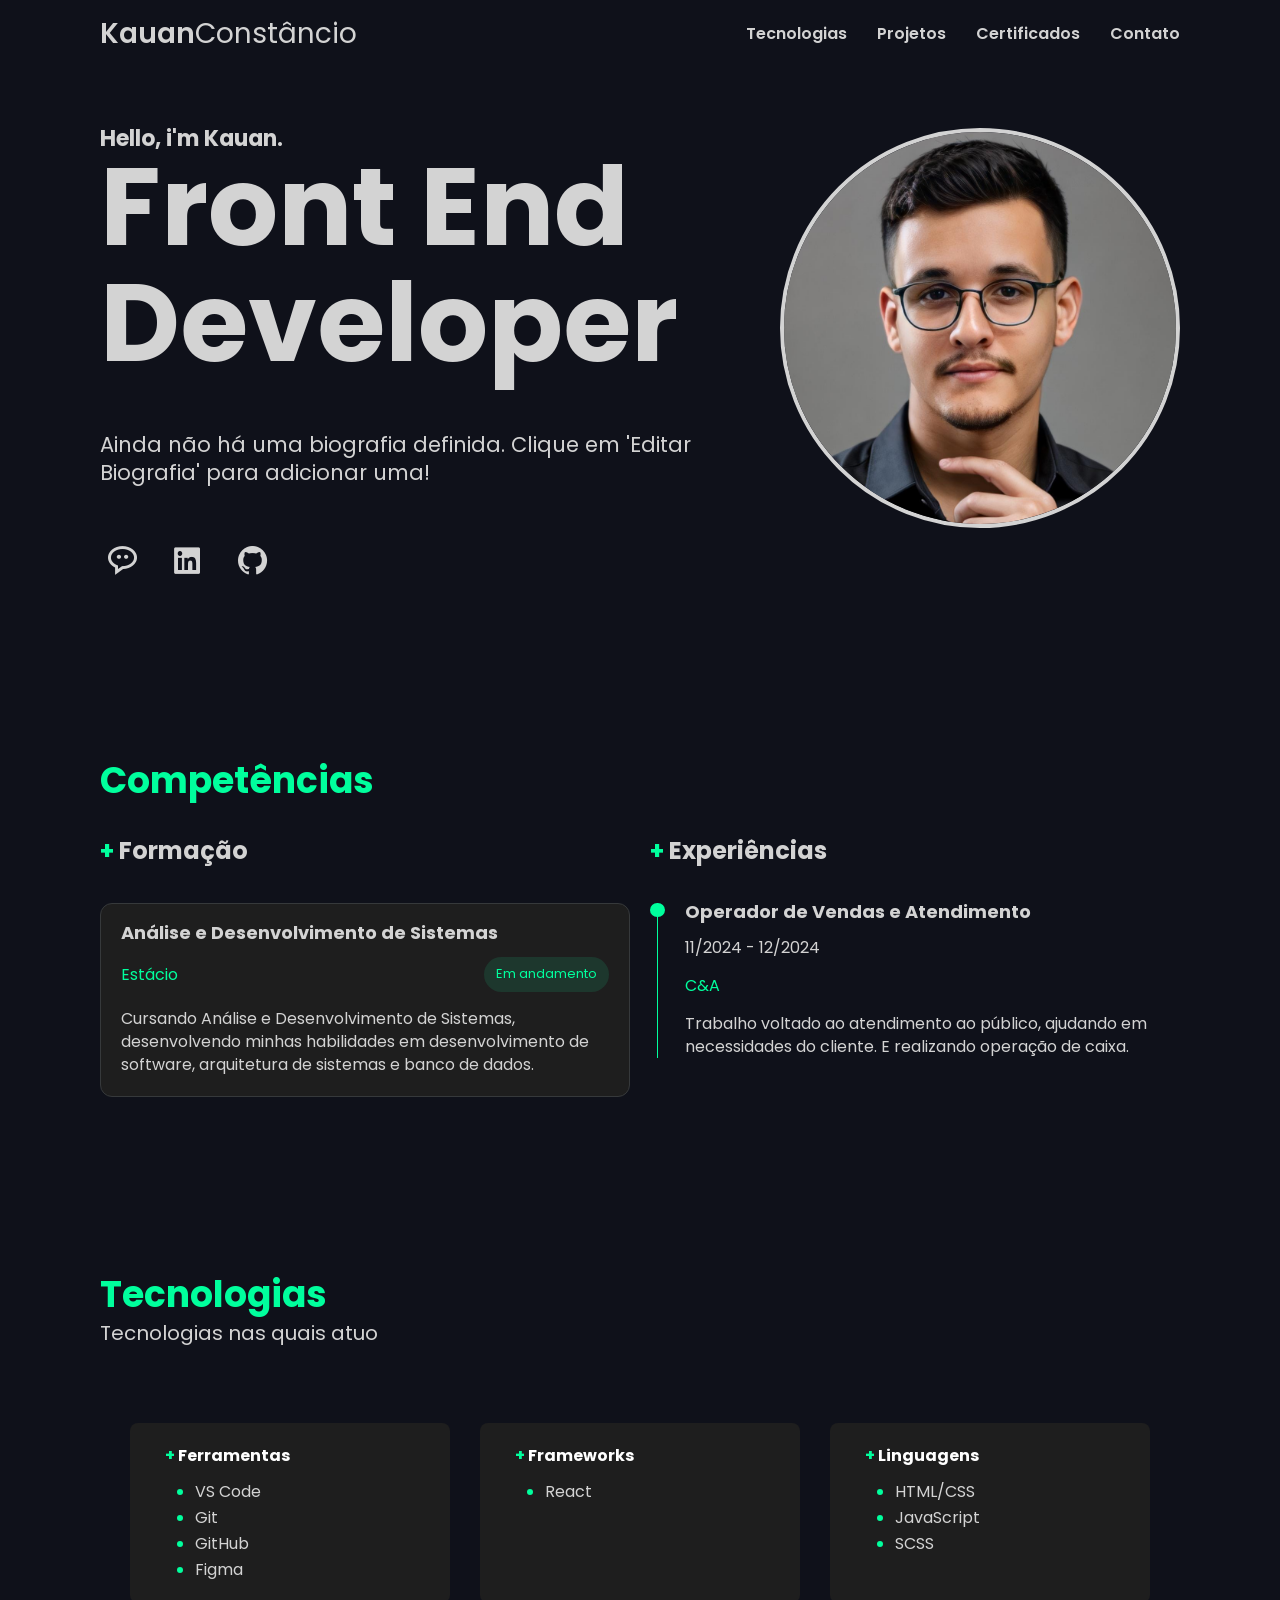
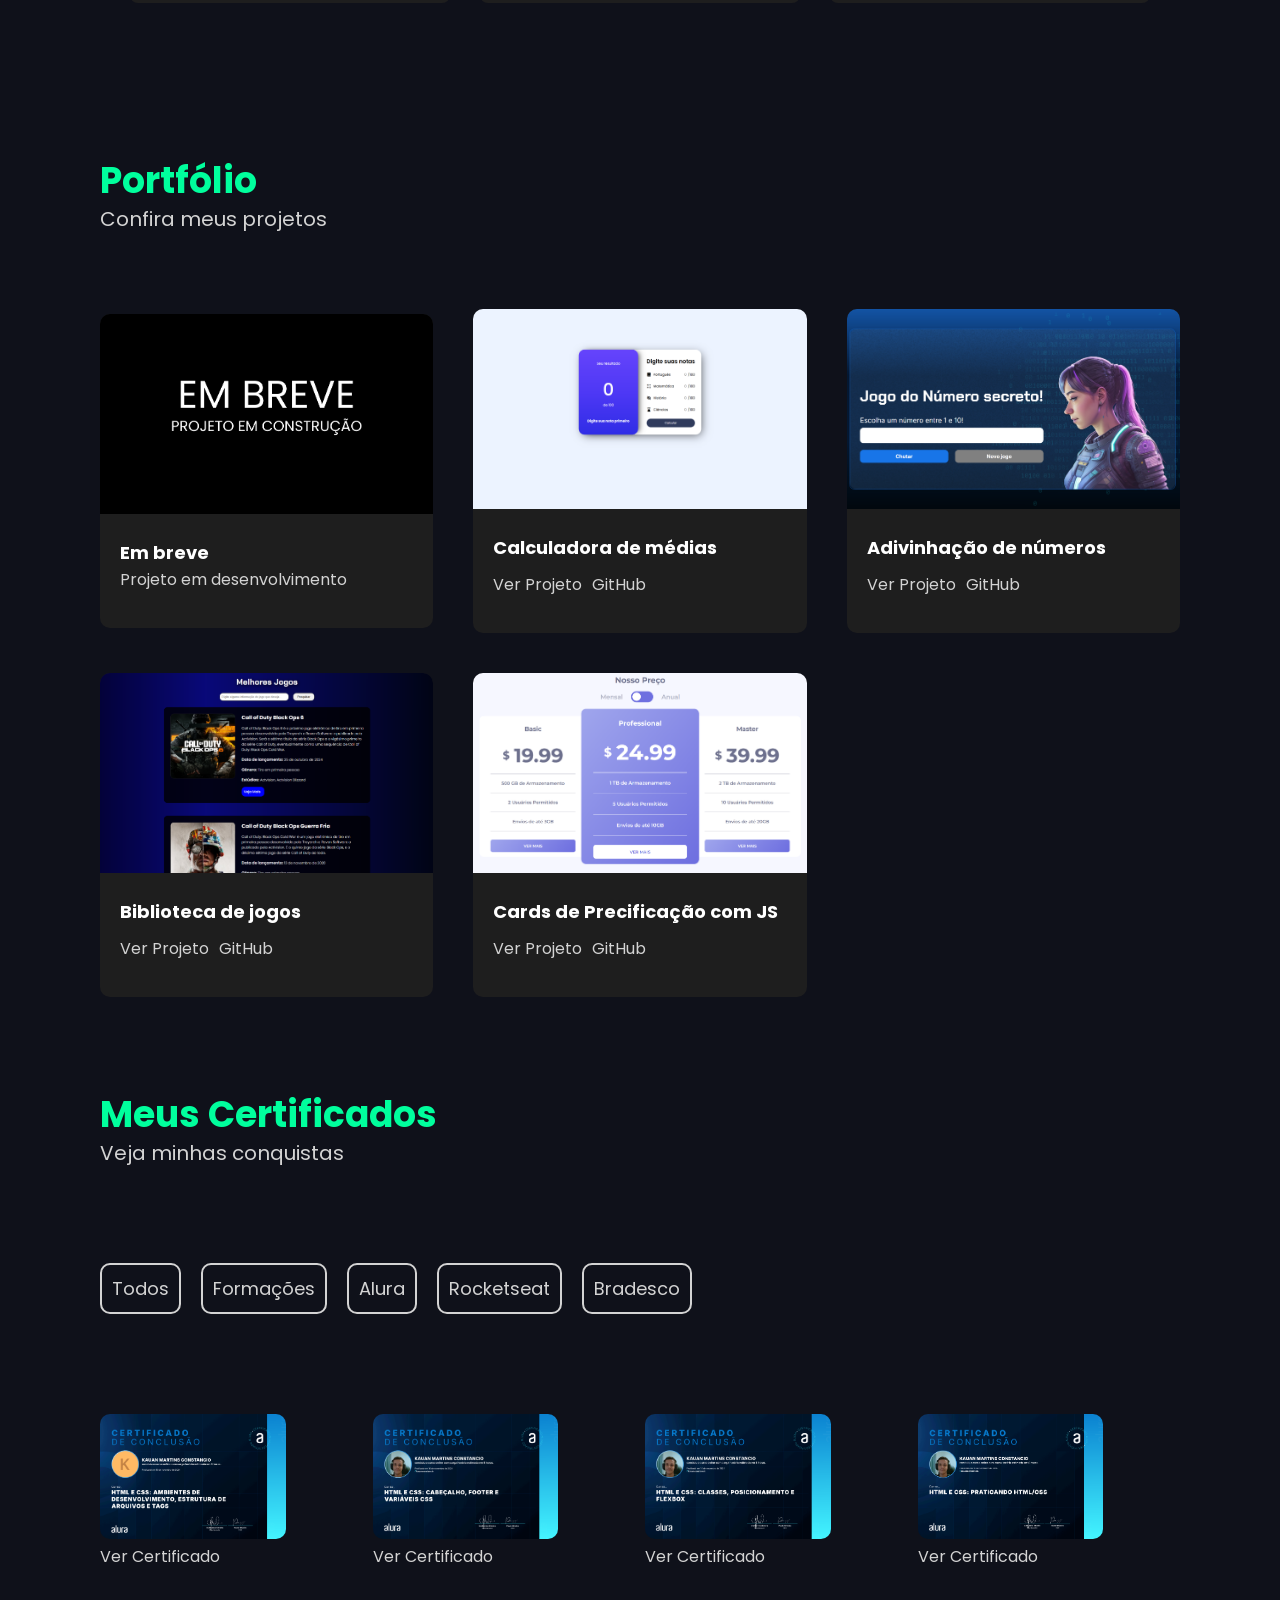
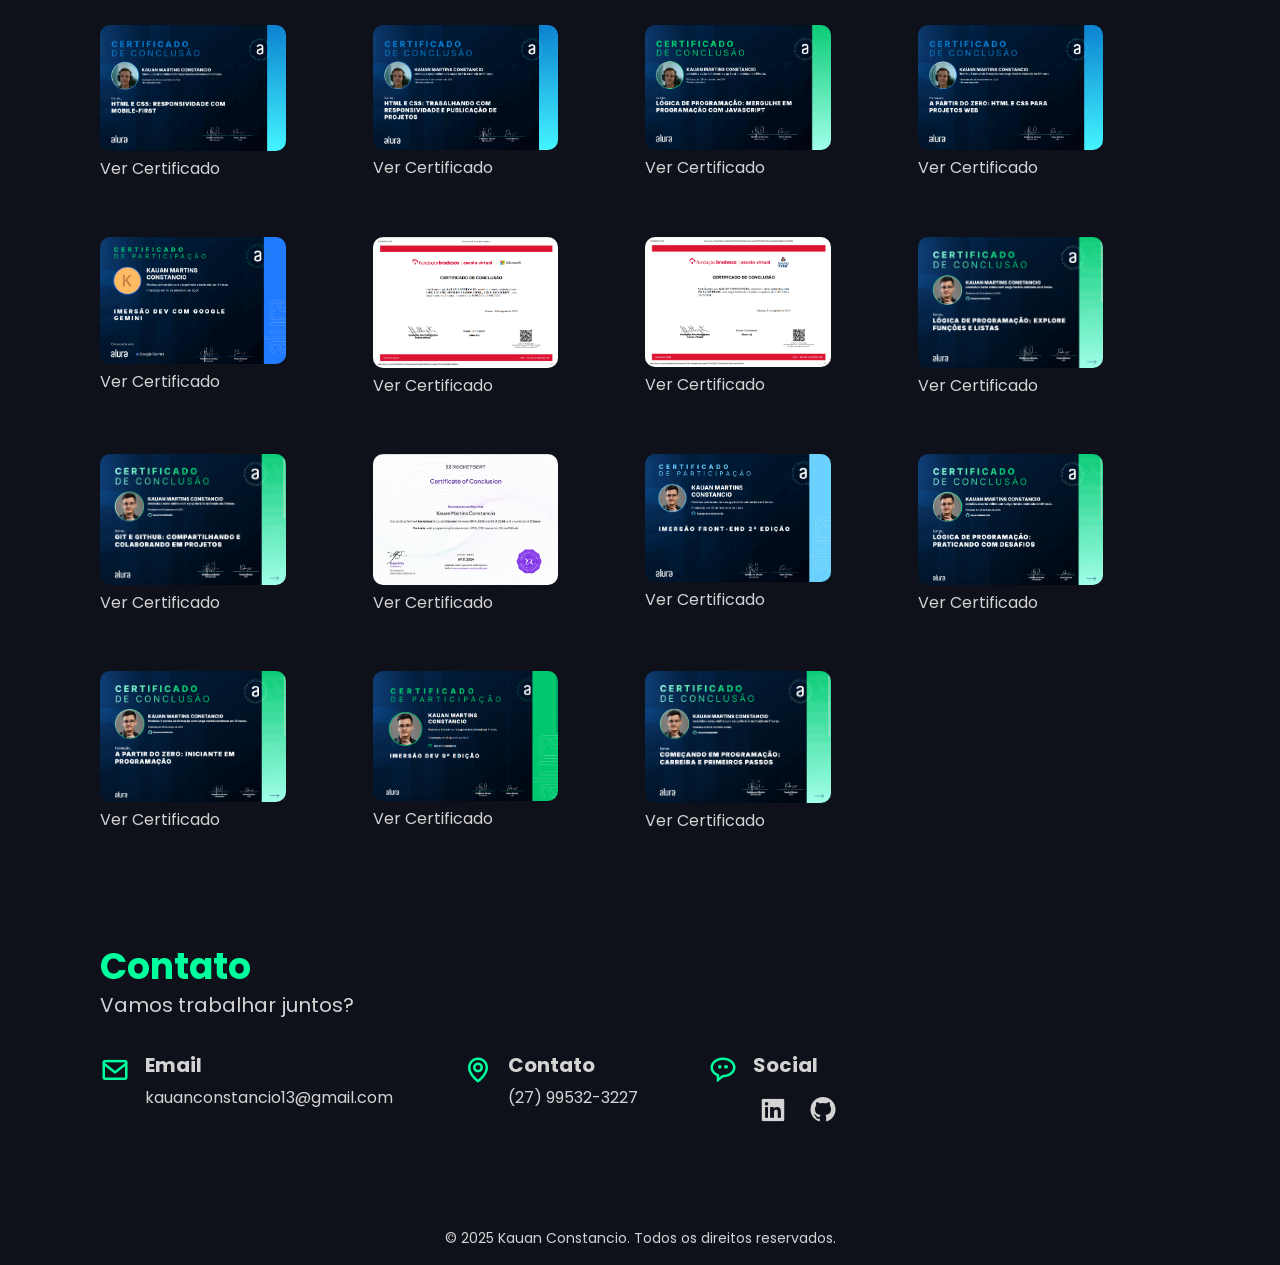
<file: index.html>
<!DOCTYPE html>
<html lang="pt-br">
<head>
    <meta charset="UTF-8">
    <meta name="viewport" content="width=device-width, initial-scale=1.0">
    <title>Kauan Constancio - Portfólio</title>
    <link rel="stylesheet" href="style.css">
    <link href='https://unpkg.com/boxicons@2.1.4/css/boxicons.min.css' rel='stylesheet'>
</head>
<body>
    <header class="header">
        <h2>
            Kauan<span>Constâncio</span>
        </h2>
        <div class="links">
            <a href="#tecnologies">Tecnologias</a>
            <a href="#projects">Projetos</a>
            <a href="#certificates">Certificados</a>
            <a href="#contact">Contato</a>
        </div>
    </header>
    <section class="profile">
        <div class="infos">
            <div class="title">
                <h2>Hello, i'm Kauan.</h2>
                <h1>Front End Developer</h1>
            </div>   
            <div class="text">
                <p id="bio-display-area"></p>
            </div>
            <ul>
                <li>
                    <a href="https://wa.me/+552795323227" target="_blank">
                        <i class='bx bx-message-rounded-dots'></i>
                    </a>
                </li>
                <li>
                    <a href="https://www.linkedin.com/in/kauanconstancio/" target="_blank">
                        <i class='bx bxl-linkedin-square' ></i>
                    </a>
                </li>
                <li>
                    <a href="https://github.com/kauanconstancio" target="_blank">
                        <i class='bx bxl-github' ></i>
                    </a>
                </li>
            </ul>
        </div>
        <div class="image">
            <img src="assets/3x4.jpg">
        </div>
    </section>
    <section class="skills">
        <h2 class="skills-title">Competências</h2>
        <div class="skills-infos">
            <div class="skills-formations">
                <h2><span>+ </span> Formação</h2>
                <div class="skills-formations-card">
                    <h2>Análise e Desenvolvimento de Sistemas</h2>
                    <div class="institution-progress">
                        <p class="institution">Estácio</p>
                        <p class="progress">Em andamento</p>
                    </div>
                    <p>Cursando Análise e Desenvolvimento de Sistemas, desenvolvendo minhas habilidades em desenvolvimento de software, arquitetura de sistemas e banco de dados.</p>
                </div>
            </div>
            <div class="skills-experiences">
                <h2><span>+ </span> Experiências</h2>
                <div class="skills-experiences-card">
                    <div class="division-line">
                        <div class="ball"></div>
                        <div class="line"></div>
                    </div>
                    <div class="skills-experiences-card-infos">
                        <h2>Operador de Vendas e Atendimento</h2>
                        <p>11/2024 - 12/2024</p>
                        <p class="institution">C&A</p>
                        <p>Trabalho voltado ao atendimento ao público, ajudando em necessidades do cliente. E realizando operação de caixa.</p>
                    </div>
                </div>
            </div>
        </div>
    </section>
    <section class="tecnologies" id="tecnologies">
        <div class="tecnologies-title">
            <h2>Tecnologias</h2>
            <p>Tecnologias nas quais atuo</p>
        </div>
        <div class="tecnologies-cards">
            <div class="card">
                <h3><span>+ </span>Ferramentas</h3>
                <ul>
                    <li>
                        <p>VS Code</p>
                    </li>
                    <li>
                        <p>Git</p>
                    </li>
                    <li>
                        <p>GitHub</p>
                    </li>
                    <li>
                        <p>Figma</p>
                    </li>
                </ul>
            </div>
            <div class="card">
                <h3><span>+ </span> Frameworks</h3>
                <ul>
                    <li>
                        <p>React</p>
                    </li>
                </ul>
            </div>
            <div class="card">
                <h3><span>+ </span> Linguagens</h3>
                <ul>
                    <li>
                        <p>HTML/CSS</p>
                    </li>
                    <li>
                        <p>JavaScript</p>
                    </li>
                    <li>
                        <p>SCSS</p>
                    </li>
                </ul>
            </div>
        </div>
    </section>
    <section class="projects" id="projects">
        <div class="title">
            <h2 class= "project-title">Portfólio</h2>
            <p>Confira meus projetos</p>
        </div>
        <div class="items" id="listaProjetos">
            <div class="project">
                <img src="assets/projects-img/EM BREVE.png">
                <div class="description">
                    <h2>Em breve</h2>
                    <p>Projeto em desenvolvimento</p>
                </div>
            </div>
        </div>
    </section>
    <section class="certificates" id="certificates">
        <div class="title">
            <h2>Meus Certificados</h2>
            <p>Veja minhas conquistas</p>
        </div>
        <div class="filter">
            <ul>
                <li><button class="all btn" onclick="filtroCertificados('all')">Todos</button></li>
                <li><button class="formations btn" onclick="filtroCertificados('formations')">Formações</button></li>
                <li><button class="alura btn" onclick="filtroCertificados('alura')">Alura</button></li>
                <li><button class="rocketseat btn" onclick="filtroCertificados('rocketseat')">Rocketseat</button></li>
                <li><button class="bradesco btn" onclick="filtroCertificados('bradesco')">Bradesco</button></li>
            </ul>
        </div>
        <div class="certificate"> 
            <ul id="listaCertificados"></ul>
        </div>
    </section>
    <section class="contact" id="contact">
        <div class="title">    
            <h2 >Contato</h2>
            <p>Vamos trabalhar juntos?</p>
        </div>
        <ul>
            <li>
                <i class='bx bx-envelope'></i>
                <div class="contact-infos">
                    <h2>Email</h2>
                    <p>kauanconstancio13@gmail.com</p>
                </div>
            </li>
            <li>
                <i class='bx bx-map' ></i>
                <div class="contact-infos">
                    <h2>Contato</h2>
                    <p>(27) 99532-3227</p>
                </div>
            </li>
            <li>
                <i class='bx bx-message-rounded-dots'></i>
                <div class="contact-infos">
                    <h2>Social</h2>
                    <div class="social">
                        <a href="www.linkedin.com/in/kauanconstancio">
                            <i class='bx bxl-linkedin-square' ></i>
                        </a>
                        <a href="https://github.com/kauanconstancio" target="_blank">
                            <i class='bx bxl-github' ></i>
                        </a>
                    </div>
                </div>
            </li>
        </ul>
    </section>
    <footer class="footer">
        <p>&copy; 2025 Kauan Constancio. Todos os direitos reservados.</p>
    </footer>











    <script src="script/dadosProjetos.js"></script>
    <script src="script/data.js"></script>
    <script src="script/script.js"></script>
    <script src="script/biotext.js"></script>
</body>
</html>
</file>
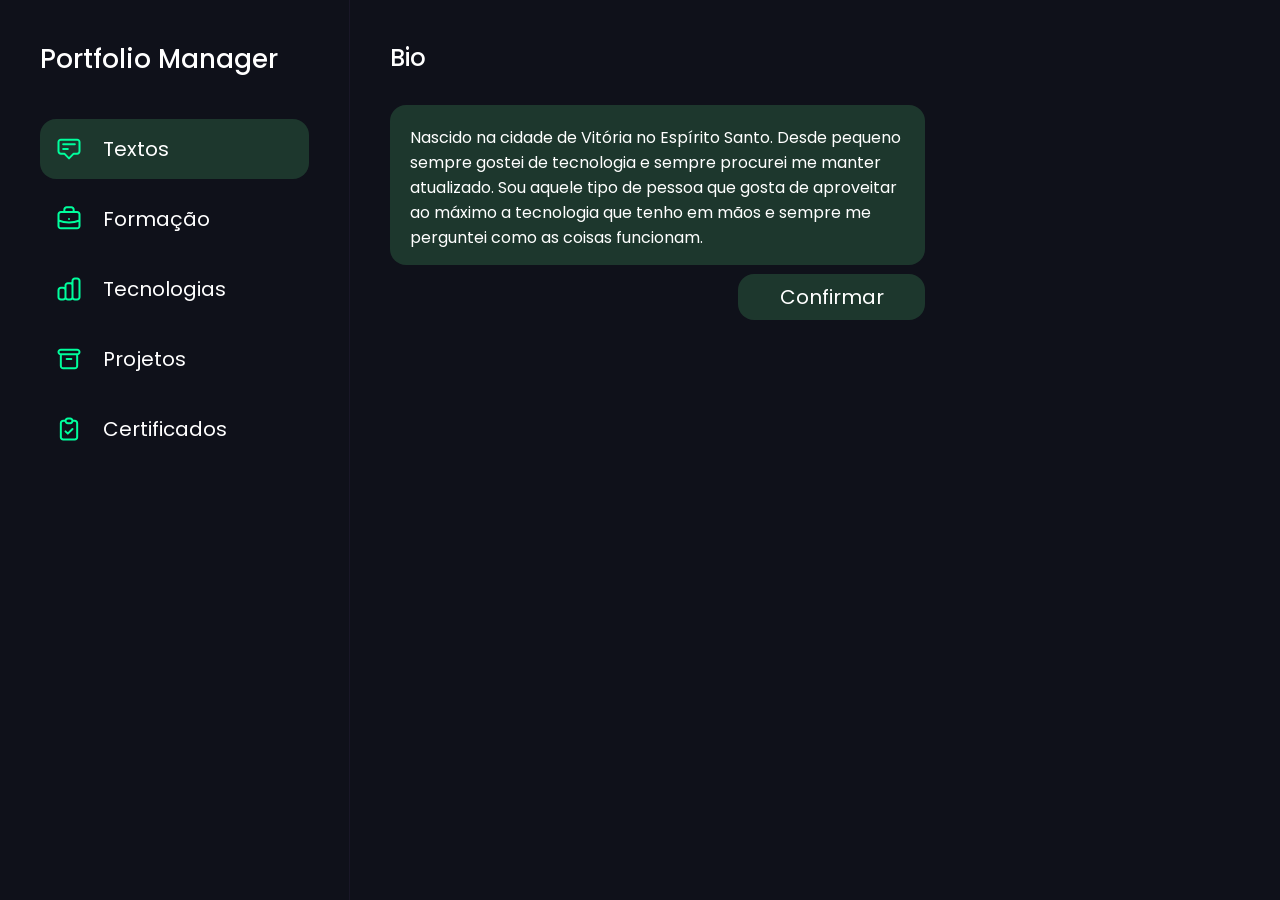
<file: portfolioManager/manager.html>
<!DOCTYPE html>
<html lang="pt-br">

<head>
    <meta charset="UTF-8">
    <meta name="viewport" content="width=device-width, initial-scale=1.0">
    <title>Portfolio manager</title>
    <link rel="stylesheet" href="portfolioManager.css">
</head>

<body>
    <div class="container">
        <div class="sidebar">
            <h1>Portfolio Manager</h1>
            <div class="pages">
                <a href="manager.html" id="selected">
                    <img src="icons/AnnotationOutline.svg" alt="">Textos
                </a>
                <a href="pages/formacao/formacao.html">
                    <img src="icons/BriefcaseOutline.svg" alt="">Formação
                </a>
                <a href="pages/tecnologias/tecnologias.html">
                    <img src="icons/ChartBarOutline.svg" alt="">Tecnologias
                </a>
                <a href="pages/projetos/projetos.html">
                    <img src="icons/ArchiveOutline.svg" alt="">Projetos
                </a>
                <a href="pages/certificados/certificados.html">
                    <img src="icons/ClipboardCheckOutline.svg" alt="">Certificados
                </a>
            </div>
        </div>
        <div class="section">
            <h2>Bio</h2>
            <div class="text-change">
                <textarea name=""
                    id="bio-text">Nascido na cidade de Vitória no Espírito Santo. Desde pequeno sempre gostei de tecnologia e sempre procurei me manter atualizado. Sou aquele tipo de pessoa que gosta de aproveitar ao máximo a tecnologia que tenho em mãos e sempre me perguntei como as coisas funcionam.</textarea>
                <button onclick="modifyBioText()">Confirmar</button>
            </div>
        </div>
    </div>






    <script src="script/biotext.js"></script>
</body>

</html>
</file>
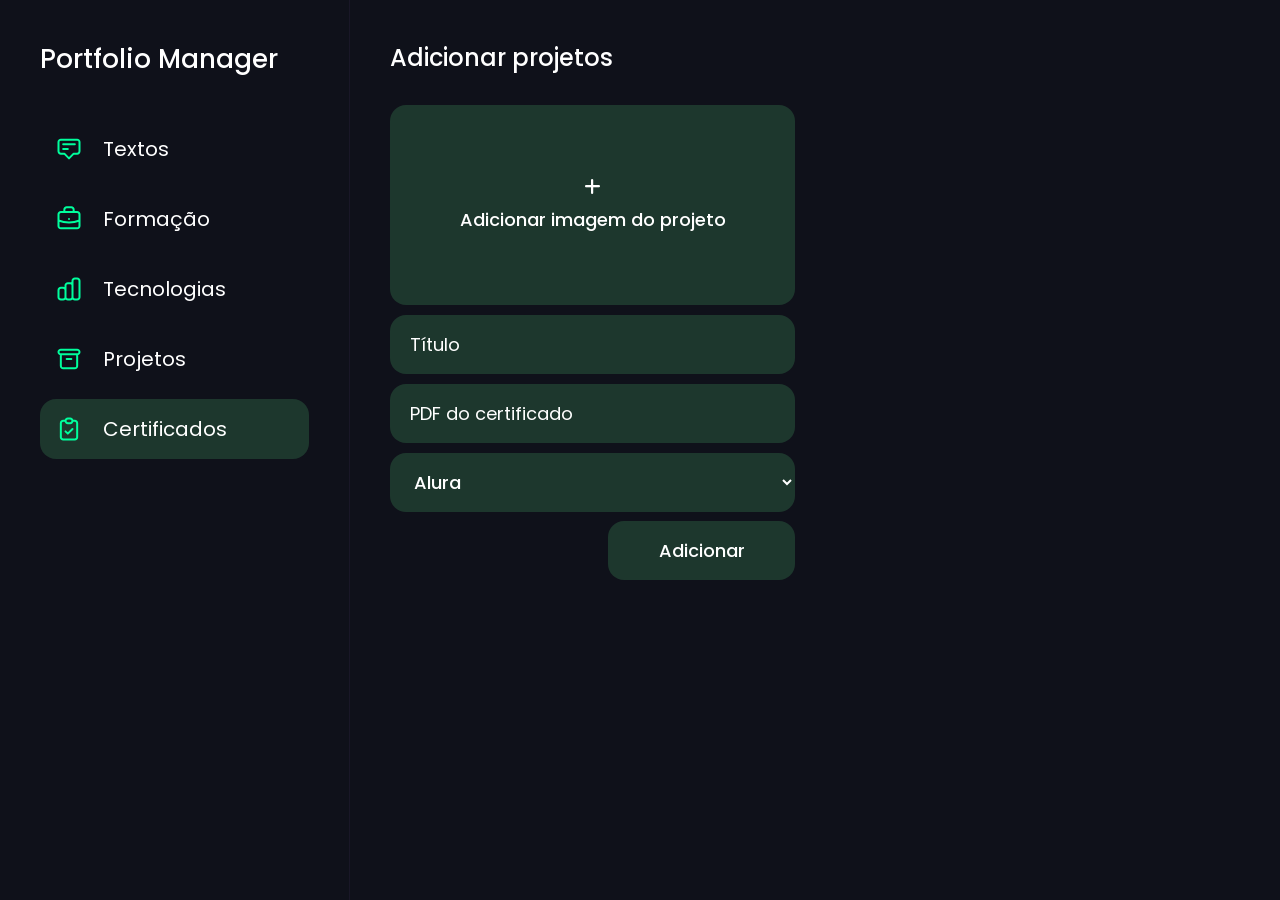
<file: portfolioManager/pages/certificados/certificados.html>
<!DOCTYPE html>
<html lang="pt-br">

<head>
    <meta charset="UTF-8">
    <meta name="viewport" content="width=device-width, initial-scale=1.0">
    <title>Tecnologias</title>
    <link rel="stylesheet" href="certificados.css">
    <link rel="stylesheet" href="https://cdnjs.cloudflare.com/ajax/libs/font-awesome/6.7.2/css/all.min.css" />
</head>

<body>
    <div class="container">
        <div class="sidebar">
            <h1>Portfolio Manager</h1>
            <div class="pages">
                <a href="../../manager.html">
                    <img src="../../icons/AnnotationOutline.svg" alt="">Textos
                </a>
                <a href="../formacao/formacao.html">
                    <img src="../../icons/BriefcaseOutline.svg" alt="">Formação
                </a>
                <a href="../tecnologias/tecnologias.html">
                    <img src="../../icons/ChartBarOutline.svg" alt="">Tecnologias
                </a>
                <a href="../projetos/projetos.html">
                    <img src="../../icons/ArchiveOutline.svg" alt="">Projetos
                </a>
                <a href="../certificados/certificados.html" id="selected">
                    <img src="../../icons/ClipboardCheckOutline.svg" alt="">Certificados
                </a>
            </div>
        </div>
        <div class="section">
            <h2>Adicionar projetos</h2>
            <div class="projetos">
                <div class="projeto">
                    <label class="inputImage">
                        <input class="imageInput" type="file" accept="image/*" />
                        <span class="picture__image"></span>
                    </label>
                    <input type="text" placeholder="Título">
                    <input type="text" placeholder="PDF do certificado">
                    <select name="" id="">
                        <option value="alura">Alura</option>
                        <option value="rocketseat">Rocketseat</option>
                        <option value="bradesco">Bradesco</option>
                        <option value="santander">Santander</option>
                        <option value="formations">Formação</option>
                    </select>
                    <button>Adicionar</button>
                </div>
            </div>
        </div>
    </div>






    <script src="../../script/certificados.js"></script>
</body>

</html>
</file>
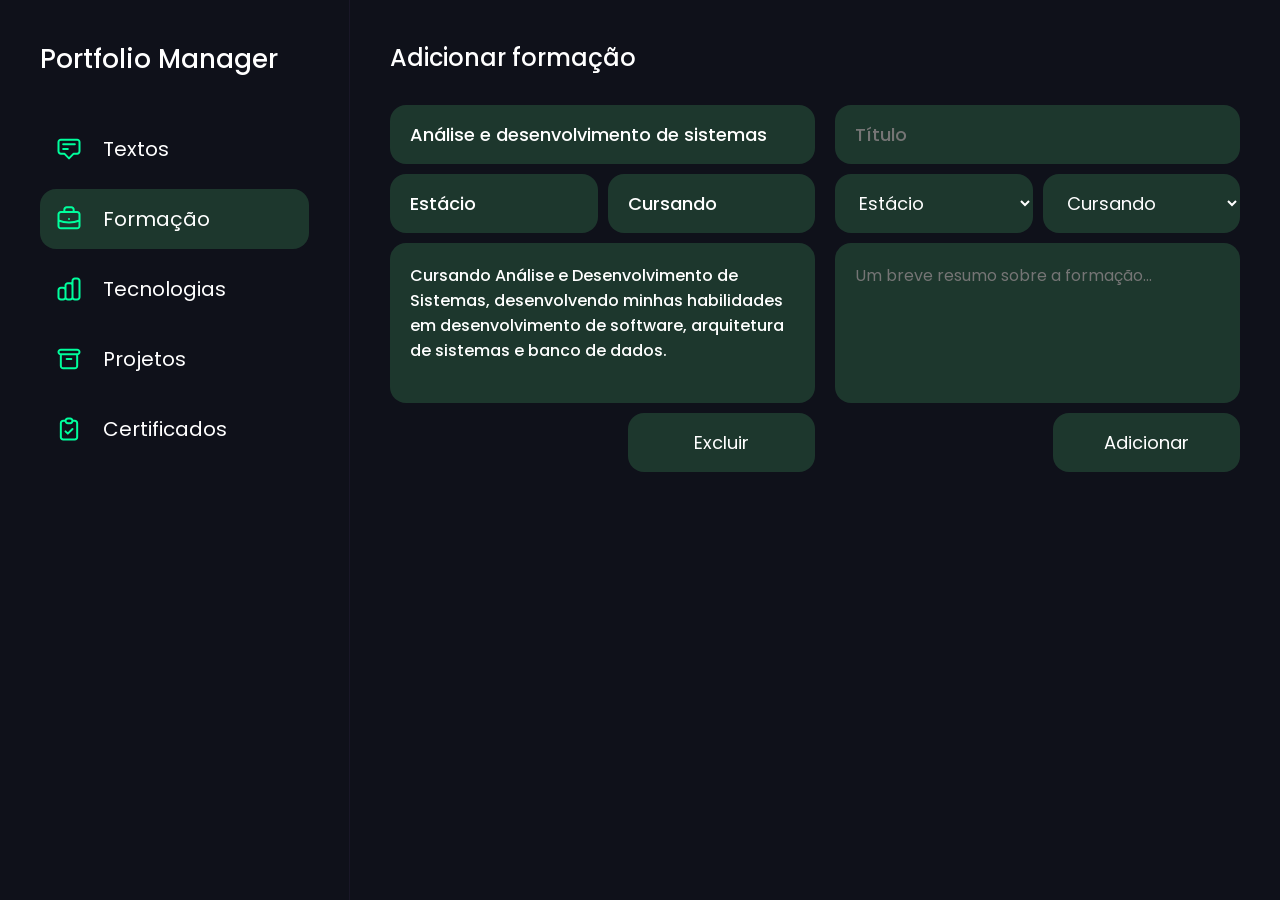
<file: portfolioManager/pages/formacao/formacao.html>
<!DOCTYPE html>
<html lang="pt-br">

<head>
    <meta charset="UTF-8">
    <meta name="viewport" content="width=device-width, initial-scale=1.0">
    <title>Formaçoes</title>
    <link rel="stylesheet" href="formacao.css">
</head>

<body>
    <div class="container">
        <div class="sidebar">
            <h1>Portfolio Manager</h1>
            <div class="pages">
                <a href="../../manager.html">
                    <img src="../../icons/AnnotationOutline.svg" alt="">Textos
                </a>
                <a href="formacao.html" id="selected">
                    <img src="../../icons/BriefcaseOutline.svg" alt="">Formação
                </a>
                <a href="../tecnologias/tecnologias.html">
                    <img src="../../icons/ChartBarOutline.svg" alt="">Tecnologias
                </a>
                <a href="../projetos/projetos.html">
                    <img src="../../icons/ArchiveOutline.svg" alt="">Projetos
                </a>
                <a href="../certificados/certificados.html">
                    <img src="../../icons/ClipboardCheckOutline.svg" alt="">Certificados
                </a>
            </div>
        </div>
        <div class="section">
            <h2>Adicionar formação</h2>
            <div class="formations">
                <div class="formacao-adicionada">
                    <p>Análise e desenvolvimento de sistemas</p>
                    <div class="select">
                        <p>Estácio</p>
                        <p>Cursando</p>
                    </div>
                    <p class="textarea">Cursando Análise e Desenvolvimento de Sistemas, desenvolvendo minhas habilidades em desenvolvimento de software, arquitetura de sistemas e banco de dados.</p>
                    <button>Excluir</button>
                </div>
                <div class="add-formacao">
                    <input type="text" placeholder="Título">
                    <div class="select">
                        <select id="instituicaoSelect" name="instituicao">
                            <option value="estacio">Estácio</option>
                            <option value="alura">Alura</option>
                            <option value="rocketseat">Rocketseat</option>
                        </select>
                        <select id="progess">
                            <option value="cursando">Cursando</option>
                            <option value="finalizado">Finalizado</option>
                        </select>
                    </div>
                    <textarea name="" id="" placeholder="Um breve resumo sobre a formação..."></textarea>
                    <button>Adicionar</button>
                </div>
            </div>
        </div>
    </div>
</body>

</html>
</file>
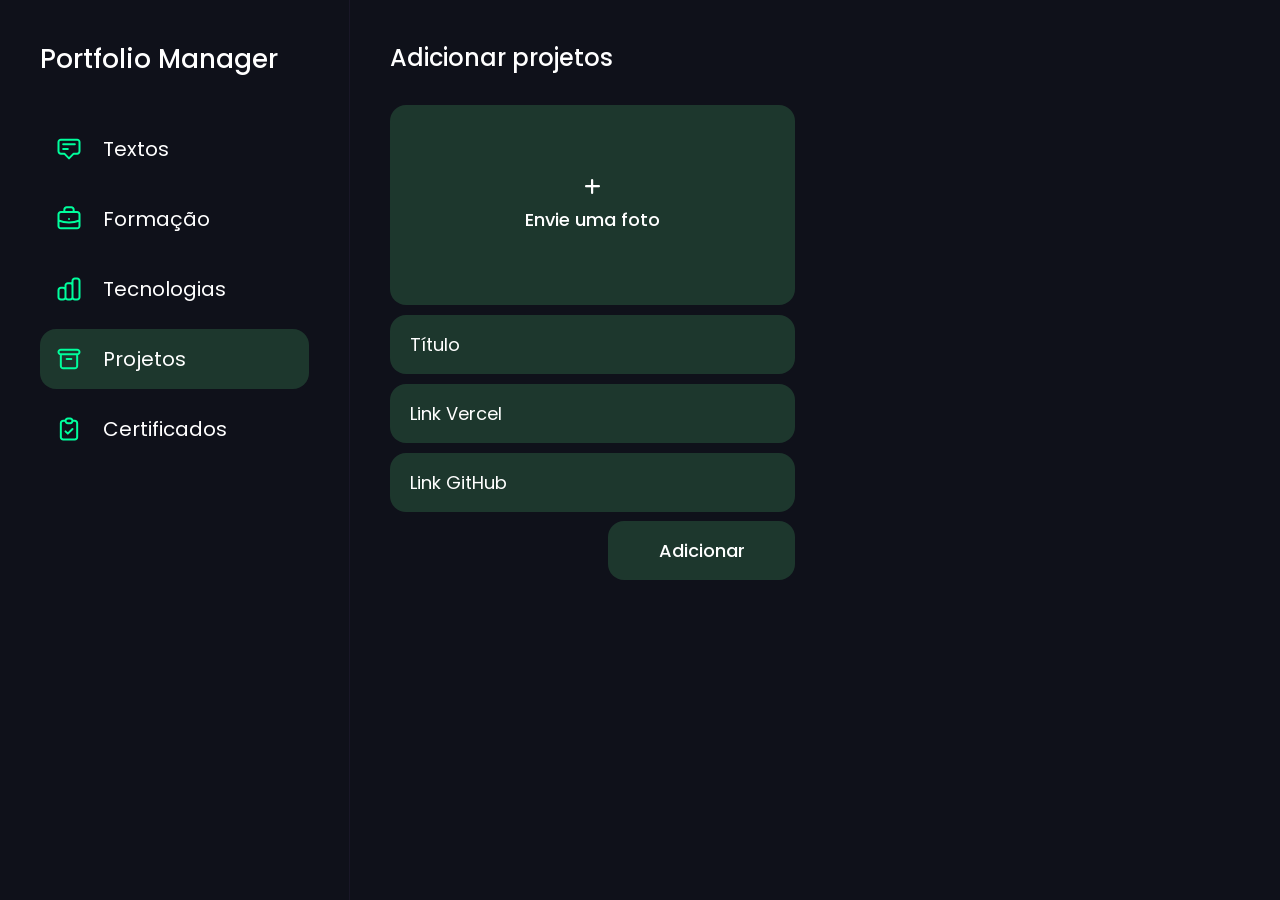
<file: portfolioManager/pages/projetos/projetos.html>
<!DOCTYPE html>
<html lang="pt-br">

<head>
    <meta charset="UTF-8">
    <meta name="viewport" content="width=device-width, initial-scale=1.0">
    <title>Tecnologias</title>
    <link rel="stylesheet" href="projetos.css">
    <link rel="stylesheet" href="https://cdnjs.cloudflare.com/ajax/libs/font-awesome/6.7.2/css/all.min.css" />
</head>

<body>
    <div class="container">
        <div class="sidebar">
            <h1>Portfolio Manager</h1>
            <div class="pages">
                <a href="../../manager.html">
                    <img src="../../icons/AnnotationOutline.svg" alt="">Textos
                </a>
                <a href="../formacao/formacao.html">
                    <img src="../../icons/BriefcaseOutline.svg" alt="">Formação
                </a>
                <a href="../tecnologias/tecnologias.html">
                    <img src="../../icons/ChartBarOutline.svg" alt="">Tecnologias
                </a>
                <a href="#" id="selected">
                    <img src="../../icons/ArchiveOutline.svg" alt="">Projetos
                </a>
                <a href="../certificados/certificados.html">
                    <img src="../../icons/ClipboardCheckOutline.svg" alt="">Certificados
                </a>
            </div>
        </div>
        <div class="section">
            <h2>Adicionar projetos</h2>
            <div class="projetos">
                <div class="projeto">
                    <label class="inputImage">
                        <input class="imageInput" type="file" accept="image/*" />
                        <span class="picture__image"></span>
                    </label>
                    <input type="text" placeholder="Título">
                    <input type="text" placeholder="Link Vercel">
                    <input type="text" placeholder="Link GitHub">
                    <button>Adicionar</button>
                </div>
            </div>
        </div>
    </div>







    <script src="../../script/projetos.js"></script>
</body>

</html>
</file>
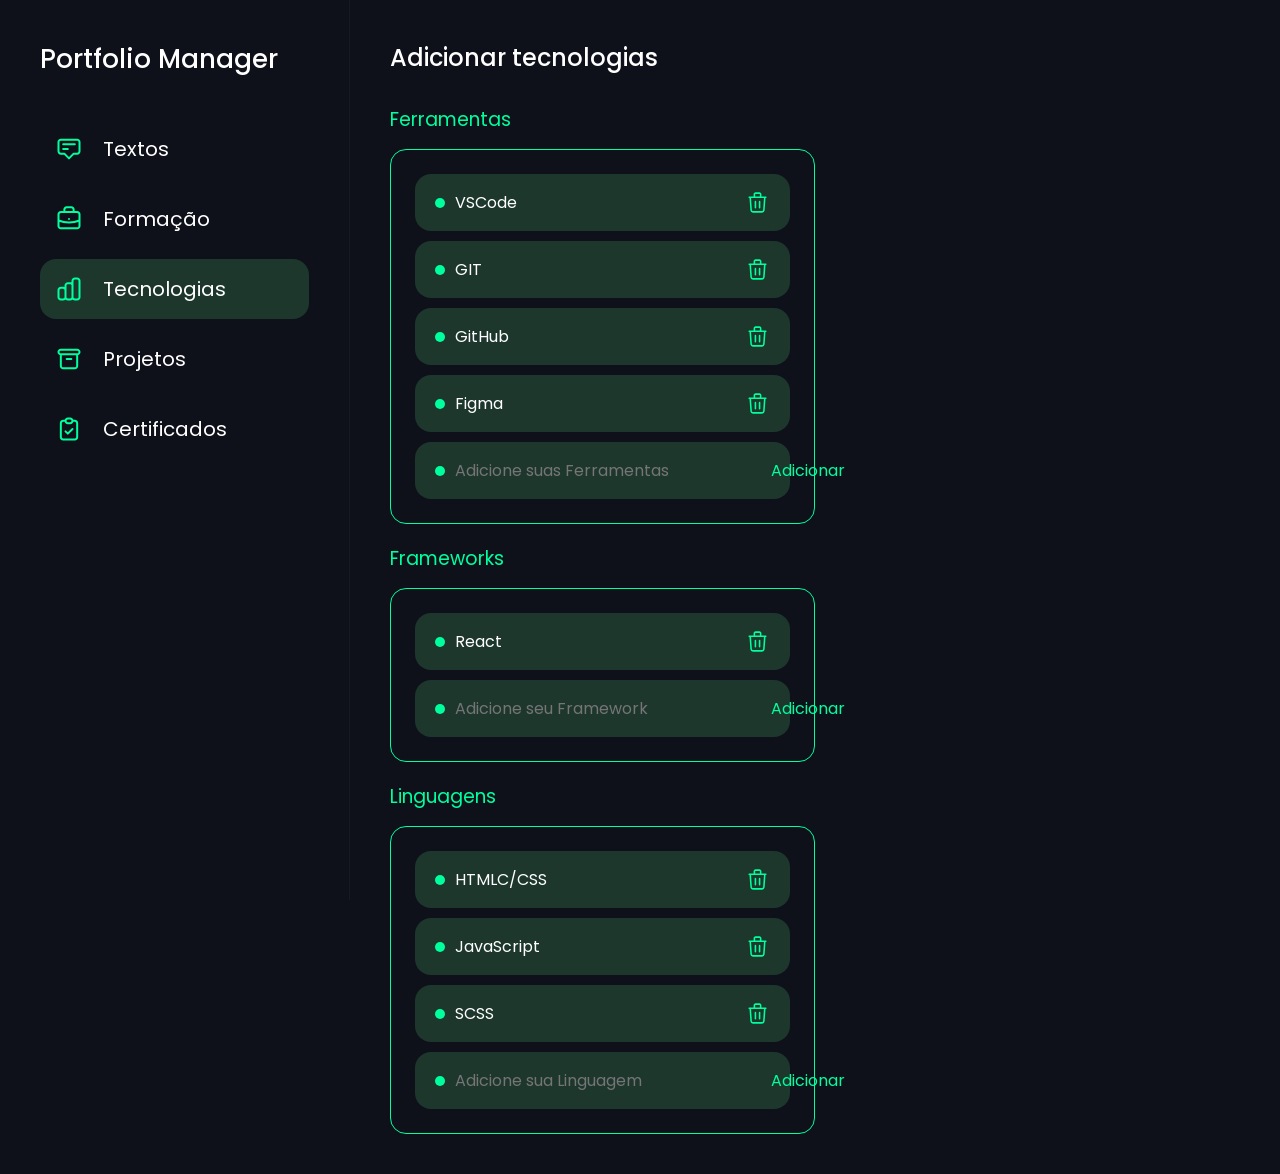
<file: portfolioManager/pages/tecnologias/tecnologias.html>
<!DOCTYPE html>
<html lang="pt-br">

<head>
    <meta charset="UTF-8">
    <meta name="viewport" content="width=device-width, initial-scale=1.0">
    <title>Tecnologias</title>
    <link rel="stylesheet" href="tecnologias.css">
</head>

<body>
    <div class="container">
        <div class="sidebar">
            <h1>Portfolio Manager</h1>
            <div class="pages">
                <a href="../../manager.html">
                    <img src="../../icons/AnnotationOutline.svg" alt="">Textos
                </a>
                <a href="../formacao/formacao.html" >
                    <img src="../../icons/BriefcaseOutline.svg" alt="">Formação
                </a>
                <a href="tecnologias.html" id="selected">
                    <img src="../../icons/ChartBarOutline.svg" alt="">Tecnologias
                </a>
                <a href="../projetos/projetos.html">
                    <img src="../../icons/ArchiveOutline.svg" alt="">Projetos
                </a>
                <a href="../certificados/certificados.html">
                    <img src="../../icons/ClipboardCheckOutline.svg" alt="">Certificados
                </a>
            </div>
        </div>
        <div class="section">
            <h2>Adicionar tecnologias</h2>
            <div class="tecnologias">
                <div class="ferramentas">
                    <h3>Ferramentas</h3>
                    <ul>
                        <li>
                            <div class="left">
                                <img src="../../icons/dot.svg">VSCode
                            </div>
                            <button><img src="../../icons/TrashOutline.svg"></button>
                        </li>
                        <li>
                            <div class="left">
                                <img src="../../icons/dot.svg">GIT
                            </div>
                            <button><img src="../../icons/TrashOutline.svg"></button>
                        </li>
                        <li>
                            <div class="left">
                                <img src="../../icons/dot.svg">GitHub
                            </div>
                            <button><img src="../../icons/TrashOutline.svg"></button>
                        </li>
                        <li>
                            <div class="left">
                                <img src="../../icons/dot.svg">Figma
                            </div>
                            <button><img src="../../icons/TrashOutline.svg"></button>
                        </li>
                        <li>
                            <div class="left">
                                <img src="../../icons/dot.svg">
                                <input type="text" placeholder="Adicione suas Ferramentas">
                            </div>
                            <button id="add-tec">Adicionar</button>
                        </li>
                    </ul>
                </div>
                <div class="frameworks">
                    <h3>Frameworks</h3>
                    <ul>
                        <li>
                            <div class="left">
                                <img src="../../icons/dot.svg">React
                            </div>
                            <button><img src="../../icons/TrashOutline.svg"></button>
                        </li>
                        <li>
                            <div class="left">
                                <img src="../../icons/dot.svg">
                                <input type="text" placeholder="Adicione seu Framework">
                            </div>
                            <button id="add-tec">Adicionar</button>
                        </li>
                    </ul>
                </div>
                <div class="linguagens">
                    <h3>Linguagens</h3>
                    <ul>
                        <li>
                            <div class="left">
                                <img src="../../icons/dot.svg">HTMLC/CSS
                            </div>
                            <button><img src="../../icons/TrashOutline.svg"></button>
                        </li>
                        <li>
                            <div class="left">
                                <img src="../../icons/dot.svg">JavaScript
                            </div>
                            <button><img src="../../icons/TrashOutline.svg"></button>
                        </li>
                        <li>
                            <div class="left">
                                <img src="../../icons/dot.svg">SCSS
                            </div>
                            <button><img src="../../icons/TrashOutline.svg"></button>
                        </li>
                        <li>
                            <div class="left">
                                <img src="../../icons/dot.svg">
                                <input type="text" placeholder="Adicione sua Linguagem">
                            </div>
                            <button id="add-tec">Adicionar</button>
                        </li>
                    </ul>
                </div>
            </div>
        </div>
    </div>
</body>

</html>
</file>
<file: style.css>
@import url("https://fonts.googleapis.com/css2?family=Dosis:wght@200..800&family=Poppins:ital,wght@0,100;0,200;0,300;0,400;0,500;0,600;0,700;0,800;0,900;1,100;1,200;1,300;1,400;1,500;1,600;1,700;1,800;1,900&display=swap");
* {
  padding: 0;
  margin: 0;
  box-sizing: border-box;
  text-decoration: none;
  color: var(--primary-color);
  list-style: none;
  font-family: "Poppins", sans-serif;
}

html {
  scroll-behavior: smooth;
  scroll-padding-top: 80px;
}

html, body, div, span, applet, object, iframe,
h1, h2, h3, h4, h5, h6, p, blockquote, pre,
a, abbr, acronym, address, big, cite, code,
del, dfn, em, img, ins, kbd, q, s, samp,
small, strike, strong, sub, sup, tt, var,
b, u, i, center,
dl, dt, dd, ol, ul, li,
fieldset, form, label, legend,
table, caption, tbody, tfoot, thead, tr, th, td,
article, aside, canvas, details, embed,
figure, figcaption, footer, header, hgroup,
menu, nav, output, ruby, section, summary,
time, mark, audio, video {
  margin: 0;
  padding: 0;
  border: 0;
  font-size: 100%;
  vertical-align: baseline;
}

/* HTML5 display-role reset for older browsers */
article, aside, details, figcaption, figure,
footer, header, hgroup, menu, nav, section {
  display: block;
}

body {
  line-height: 1;
}

ol, ul {
  list-style: none;
}

blockquote, q {
  quotes: none;
}

blockquote:before, blockquote:after,
q:before, q:after {
  content: "";
  content: none;
}

table {
  border-collapse: collapse;
  border-spacing: 0;
}

body {
  padding: 20px 200px;
  background-color: var(--background-color);
}

:root {
  --dark-green: #1D372D;
  --neon-green: #00FF9D;
  --primary-color: #D3D3D3;
  --background-color: #0F111A;
  --background-card-color: #1E1E1E;
  --background-card-color-hover: #212121;
  --white: #fff;
  --title-font: 36px;
  --text-font: 22px;
}

.header {
  display: flex;
  align-items: center;
  justify-content: space-between;
}
.header h2 {
  font-size: 28px;
  font-weight: 600;
}
.header h2 span {
  font-weight: 400;
}
.header .links {
  display: flex;
  gap: 30px;
  font-weight: 600;
}
.header .links a {
  transition: all 0.1s ease-in-out;
}
.header .links a:hover {
  color: var(--neon-green);
}

.profile {
  display: flex;
  justify-content: space-between;
  gap: 80px;
  margin: 80px 0 0 0;
}
.profile .infos {
  display: flex;
  flex-direction: column;
  gap: 50px;
}
.profile .infos h2 {
  font-size: var(--text-font);
}
.profile .infos h1 {
  font-size: 110px;
  line-height: 105%;
}
.profile .infos ul {
  display: flex;
  gap: 20px;
}
.profile .infos ul li a {
  display: flex;
  align-items: center;
  padding: 5px;
  transition: all 0.2s linear;
  border-radius: 50%;
  font-size: 35px;
}
.profile .infos ul li a i {
  color: var(--primary-color);
}
.profile .infos ul li a:hover {
  background-color: var(--neon-green);
}
.profile .infos ul li a:hover i {
  color: var(--background-color);
}
.profile .infos .text {
  font-size: 21px;
  line-height: 135%;
}
.profile .image img {
  width: 400px;
  height: 400px;
  background-size: cover;
  -o-object-fit: cover;
     object-fit: cover;
  background-repeat: no-repeat;
  border: 4px solid var(--primary-color);
  border-radius: 50%;
}

.skills {
  display: flex;
  flex-direction: column;
  gap: 40px;
  padding: 180px 0 0 0;
}
.skills .skills-title {
  color: var(--neon-green);
  font-size: var(--title-font);
}
.skills .skills-infos {
  display: grid;
  grid-template-columns: 1fr 1fr;
  gap: 20px;
}
.skills .skills-infos .skills-formations {
  display: flex;
  flex-direction: column;
  gap: 40px;
}
.skills .skills-infos .skills-formations h2 {
  font-size: 24px;
}
.skills .skills-infos .skills-formations h2 span {
  color: var(--neon-green);
}
.skills .skills-infos .skills-formations .skills-formations-card {
  display: flex;
  flex-direction: column;
  gap: 15px;
  padding: 20px;
  border: 1px solid #36393b;
  border-radius: 12px;
  transition: all 0.1s linear;
  background-color: var(--background-card-color);
}
.skills .skills-infos .skills-formations .skills-formations-card h2 {
  font-size: 18px;
}
.skills .skills-infos .skills-formations .skills-formations-card .institution-progress {
  display: flex;
  align-items: center;
  justify-content: space-between;
  color: var(--neon-green);
}
.skills .skills-infos .skills-formations .skills-formations-card .institution-progress .progress {
  color: var(--neon-green);
  background-color: var(--dark-green);
  padding: 8px 12px;
  border-radius: 50px;
  font-size: 13px;
}
.skills .skills-infos .skills-formations .skills-formations-card .institution-progress p {
  color: var(--neon-green);
}
.skills .skills-infos .skills-formations .skills-formations-card p {
  line-height: 145%;
}
.skills .skills-infos .skills-formations .skills-formations-card:hover {
  border: 1px solid var(--neon-green);
  transform: translateY(-10px);
}
.skills .skills-infos .skills-experiences {
  display: flex;
  flex-direction: column;
  gap: 40px;
}
.skills .skills-infos .skills-experiences h2 {
  font-size: 24px;
}
.skills .skills-infos .skills-experiences h2 span {
  color: var(--neon-green);
}
.skills .skills-infos .skills-experiences .skills-experiences-card {
  display: flex;
  gap: 20px;
}
.skills .skills-infos .skills-experiences .skills-experiences-card .division-line {
  display: flex;
  flex-direction: column;
  align-items: center;
}
.skills .skills-infos .skills-experiences .skills-experiences-card .division-line .ball {
  width: 15px;
  height: 16px;
  border-radius: 50%;
  background-color: var(--neon-green);
}
.skills .skills-infos .skills-experiences .skills-experiences-card .division-line .line {
  width: 1px;
  height: 100%;
  background-color: var(--neon-green);
}
.skills .skills-infos .skills-experiences .skills-experiences-card .skills-experiences-card-infos {
  display: flex;
  flex-direction: column;
  gap: 15px;
}
.skills .skills-infos .skills-experiences .skills-experiences-card .skills-experiences-card-infos h2 {
  font-size: 18px;
}
.skills .skills-infos .skills-experiences .skills-experiences-card .skills-experiences-card-infos .institution {
  color: var(--neon-green);
}
.skills .skills-infos .skills-experiences .skills-experiences-card .skills-experiences-card-infos p {
  line-height: 145%;
}

.tecnologies {
  margin: 180px 0 0 0;
  display: flex;
  flex-direction: column;
  gap: 80px;
}
.tecnologies h2 {
  font-size: var(--title-font);
}
.tecnologies .tecnologies-title {
  display: flex;
  flex-direction: column;
  gap: 10px;
}
.tecnologies .tecnologies-title h2 {
  color: var(--neon-green);
}
.tecnologies .tecnologies-title p {
  font-size: 20px;
}
.tecnologies .tecnologies-cards {
  display: flex;
  justify-content: center;
  gap: 30px;
}
.tecnologies .tecnologies-cards .card {
  display: flex;
  flex-direction: column;
  background-color: var(--background-card-color);
  gap: 20px;
  padding: 25px 35px;
  border-radius: 8px;
  width: 25vw;
  transition: all 0.1s linear;
}
.tecnologies .tecnologies-cards .card h3 {
  color: var(--white);
  background-color: transparent;
}
.tecnologies .tecnologies-cards .card h3 span {
  background-color: transparent;
  color: var(--neon-green);
}
.tecnologies .tecnologies-cards .card ul {
  display: flex;
  flex-direction: column;
  gap: 10px;
}
.tecnologies .tecnologies-cards .card ul li {
  list-style: disc;
  margin-left: 30px;
}
.tecnologies .tecnologies-cards .card ul li::marker {
  color: var(--neon-green);
  background-color: var(--neon-green);
}
.tecnologies .tecnologies-cards .card:hover {
  background-color: var(--background-card-color-hover);
  transform: translateY(-10px);
}

.projects {
  margin: 160px 0 0 0;
  display: flex;
  flex-direction: column;
  gap: 80px;
}
.projects .title {
  display: flex;
  flex-direction: column;
  gap: 10px;
}
.projects .title .project-title {
  color: var(--neon-green);
  font-size: var(--title-font);
}
.projects .title p {
  font-size: 20px;
}
.projects .items {
  display: grid;
  grid-template-columns: 1fr 1fr 1fr;
  align-items: center;
  justify-content: center;
  gap: 40px;
}
.projects .items .project {
  display: flex;
  flex-direction: column;
  gap: 10px;
  padding: 0 0 20px 0;
  background-color: var(--background-card-color);
  border-radius: 10px;
  transition: all 0.1s linear;
}
.projects .items .project img {
  height: 200px;
  -o-object-fit: cover;
     object-fit: cover;
  width: 100%;
  border-radius: 10px 10px 0 0;
}
.projects .items .project .description {
  display: flex;
  flex-direction: column;
  gap: 10px;
  padding: 20px;
  background-color: var(--background-card-color);
}
.projects .items .project .description h2 {
  font-size: 18px;
  color: var(--white);
  background-color: var(--background-card-color);
}
.projects .items .project .description p {
  background-color: var(--background-card-color);
}
.projects .items .project .description .links {
  display: flex;
  gap: 10px;
  background-color: var(--background-card-color);
}
.projects .items .project .description .links a {
  font-size: 16px;
  transition: all 0.1s linear;
}
.projects .items .project .description .links a:hover {
  color: var(--neon-green);
}
.projects .items .project:hover {
  transform: translateY(-10px);
  box-shadow: 1px 16px 42px 6px rgb(90, 184, 146);
}

.certificates .title {
  display: flex;
  flex-direction: column;
  gap: 10px;
  margin: 100px 0 100px 0;
  font-size: var(--title-font);
}
.certificates .title h2 {
  color: var(--neon-green);
}
.certificates .title p {
  font-size: 20px;
}
.certificates .filter {
  margin: 0 0 100px 0;
}
.certificates .filter ul {
  display: flex;
  gap: 20px;
}
.certificates .filter ul li button {
  border: 2px solid var(--primary-color);
  background-color: transparent;
  border-radius: 10px;
  padding: 10px;
  font-size: 18px;
  cursor: pointer;
  transition: box-shadow 0.3s;
}
.certificates .filter ul li button:focus {
  border: 2px solid var(--neon-green);
  box-shadow: 0px 20px 79px 0px #00FF9D;
}
.certificates .certificate ul {
  display: grid;
  grid-template-columns: 1fr 1fr 1fr 1fr;
  grid-column-gap: 10px;
  grid-row-gap: 60px;
}
.certificates .certificate ul li {
  display: flex;
  flex-direction: column;
  gap: 10px;
}
.certificates .certificate ul li img {
  width: 300px;
  border-radius: 10px;
}
.certificates .certificate ul li a {
  width: 120px;
  transition: all 0.3s linear;
}
.certificates .certificate ul li a:hover {
  color: var(--neon-green);
}
.certificates .certificate ul .item {
  display: none;
}
.certificates .certificate ul .show {
  display: flex;
  flex-direction: column;
  gap: 10px;
}

.contact {
  display: flex;
  flex-direction: column;
  gap: 40px;
  margin-top: 120px;
}
.contact .title {
  display: flex;
  flex-direction: column;
  gap: 10px;
}
.contact .title h2 {
  font-size: var(--title-font);
  color: var(--neon-green);
}
.contact .title p {
  font-size: 20px;
}
.contact ul {
  display: flex;
  gap: 70px;
}
.contact ul li {
  display: flex;
  gap: 15px;
}
.contact ul li i {
  font-size: 30px;
  color: var(--neon-green);
}
.contact ul li .contact-infos {
  display: flex;
  flex-direction: column;
  gap: 15px;
}
.contact ul li .contact-infos h2 {
  font-size: 20px;
}
.contact ul li .contact-infos .social {
  display: flex;
  gap: 10px;
}
.contact ul li .contact-infos .social a {
  padding: 5px;
  transition: all 0.1s linear;
  border-radius: 50%;
}
.contact ul li .contact-infos .social a i {
  color: var(--primary-color);
}
.contact ul li .contact-infos .social a:hover {
  background-color: var(--neon-green);
}
.contact ul li .contact-infos .social a:hover i {
  color: var(--background-color);
}

.footer {
  background-color: var(--background-color);
  color: var(--primary-color);
  text-align: center;
  width: 100%;
  margin-top: 100px;
}
.footer p {
  margin: 0;
  font-size: 14px;
}

@media (max-width: 1550px) {
  body {
    padding: 20px 100px;
  }
  body .certificates .certificate ul li img {
    width: 14.5vw;
  }
}
@media (max-width: 1270px) {
  body profile .infos .image {
    width: 300px;
    height: 300px;
  }
}
@media (max-width: 890px) {
  body {
    padding: 40px;
  }
  body .profile {
    gap: 20px;
    align-items: center;
  }
  body .profile .infos .title h1 {
    font-size: 80px;
  }
  body .profile .infos ul {
    gap: 20px;
  }
  body .profile .infos ul li a {
    font-size: 19px;
  }
  body .profile .image img {
    height: 400px;
  }
  body .tecnologies .slider .img {
    flex-wrap: wrap;
    justify-content: center;
  }
  body .tecnologies .slider .img img {
    width: 60px;
  }
  body .projects .items {
    display: flex;
    flex-wrap: wrap;
  }
  body .projects .items .project img {
    width: 39vw;
  }
  body .certificates .certificate ul {
    grid-template-columns: 1fr 1fr 1fr;
  }
  body .certificates .certificate ul li img {
    width: 25vw;
  }
}
@media (max-width: 769px) {
  body .profile .infos .title h1 {
    font-size: 70px;
  }
  body .profile .image img {
    height: 350px;
  }
  body .tecnologies .slider .img {
    flex-wrap: wrap;
    justify-content: center;
  }
  body .tecnologies .slider .img img {
    width: 60px;
  }
}
@media (max-width: 470px) {
  body {
    padding: 20px;
  }
  body .header {
    display: block;
  }
  body .header .links {
    display: none;
  }
  body .profile {
    margin: 40px 0 0 0;
    display: flex;
    flex-direction: column-reverse;
  }
  body .profile .infos .title {
    display: flex;
    flex-direction: column;
  }
  body .profile .infos .title h1 {
    font-size: 30px;
  }
  body .profile .infos .text {
    order: 3;
    font-size: 18px;
  }
  body .profile .infos ul {
    display: none;
  }
  body .profile .image img {
    display: block;
    width: 200px;
    height: 200px;
    -o-object-fit: cover;
       object-fit: cover;
  }
  body .skills {
    margin-top: -60px;
  }
  body .skills .skills-infos {
    display: flex;
    flex-direction: column;
  }
  body .skills .skills-infos .skills-formations .skills-formations-card .skills-formations-title h2 {
    font-size: 16px;
    width: 70%;
  }
  body .tecnologies {
    margin: 40px 0 0 0;
  }
  body .tecnologies h2 {
    font-size: 24px;
  }
  body .tecnologies .tecnologies-cards {
    margin-top: -20px;
    display: flex;
    flex-direction: column;
  }
  body .tecnologies .tecnologies-cards .card {
    width: 100%;
  }
  body .projects {
    margin-top: 30px;
  }
  body .projects .title h2 {
    font-size: 24px;
  }
  body .projects .items {
    margin-top: -10px;
    display: flex;
    flex-direction: column;
  }
  body .projects .items .project img {
    width: 90vw;
  }
  body .projects .items .project .description h2 {
    font-size: 18px;
  }
  body .projects .items .project .description .links a {
    font-size: 18px;
  }
  body .certificates {
    margin-top: -10px;
  }
  body .certificates .title h2 {
    font-size: var(--title-text);
  }
  body .certificates .filter {
    margin-top: -20px;
  }
  body .certificates .filter ul {
    display: flex;
    flex-wrap: wrap;
  }
  body .certificates .certificate ul {
    display: grid;
    grid-template-columns: 1fr 1fr;
  }
  body .certificates .certificate ul li {
    display: flex;
    flex-direction: column;
  }
  body .certificates .certificate ul li img {
    width: 100%;
  }
  body .contact {
    margin-top: 40px;
  }
  body .contact ul {
    display: flex;
    flex-direction: column;
  }
}/*# sourceMappingURL=style.css.map */
</file>
<file: portfolioManager/portfolioManager.css>
@import url("https://fonts.googleapis.com/css2?family=Dosis:wght@200..800&family=Poppins:ital,wght@0,100;0,200;0,300;0,400;0,500;0,600;0,700;0,800;0,900;1,100;1,200;1,300;1,400;1,500;1,600;1,700;1,800;1,900&display=swap");
* {
  font-family: "Poppins", sans-serif;
  margin: 0;
  padding: 0;
  box-sizing: border-box;
}

:root {
  --background-color: #0F111A;
  --background-color-green: #1D372D;
  --color-green: #00FF9D;
  --white: #fff;
  --line-color: #191727;
}

body {
  background-color: var(--background-color);
}
body .container {
  max-width: 1000px;
}
body .container h1 {
  font-size: 26px;
  color: var(--white);
  font-weight: 500;
}
body .container .sidebar {
  display: flex;
  flex-direction: column;
  gap: 40px;
  width: 350px;
  position: fixed;
  left: 0;
  height: 100dvh;
  padding: 40px;
  border-right: 1px solid var(--line-color);
}
body .container .sidebar .pages {
  display: flex;
  flex-direction: column;
  gap: 10px;
}
body .container .sidebar .pages a {
  display: flex;
  align-items: center;
  gap: 20px;
  text-decoration: none;
  color: var(--white);
  font-size: 20px;
  padding: 15px;
  border-radius: 16px;
  transition: all 250ms;
  background-color: transparent;
  border: none;
  cursor: pointer;
}
body .container .sidebar .pages #selected {
  background-color: var(--background-color-green);
}
body .container .sidebar .pages a:hover {
  background-color: var(--background-color-green);
}
body .container .section {
  display: flex;
    flex-direction: column;
    gap: 30px;
  padding: 40px;
  margin-left: 350px;
}
body .container .section h2 {
  color: var(--white);
  font-weight: 500;
}

body .container .section .text-change{
  display: flex;
  flex-direction: column;
  width: 535px;
  height: 215px;
  gap: 10px;
  position: relative;
}

body .container .section .text-change textarea{
  height: 160px;
  border-radius: 16px;
  border: none;
  padding: 20px;
  color: var(--white);
  font-size: 16px;
  background-color: var(--background-color-green);
  outline: none;
  resize: none;
}

.section .text-change ::-webkit-scrollbar {
    display: none;
}

.section .text-change button {
    width: 187px;
    padding: 8px 42px;
    background-color: var(--background-color-green);
    border-radius: 16px;
    border: none;
    color: var(--white);
    font-size: 20px;
    cursor: pointer;
    position: absolute;
    right: 0;
    bottom: 0;
}
</file>
<file: portfolioManager/pages/certificados/certificados.css>
@import url("https://fonts.googleapis.com/css2?family=Dosis:wght@200..800&family=Poppins:ital,wght@0,100;0,200;0,300;0,400;0,500;0,600;0,700;0,800;0,900;1,100;1,200;1,300;1,400;1,500;1,600;1,700;1,800;1,900&display=swap");

* {
    font-family: "Poppins", sans-serif;
    margin: 0;
    padding: 0;
    box-sizing: border-box;
}

:root {
    --background-color: #0F111A;
    --background-color-green: #1D372D;
    --color-green: #00FF9D;
    --white: #fff;
    --line-color: #191727;
}

body {
    background-color: var(--background-color);
}

/* body .container {
    width: 100%;
} */

body .container h1 {
    font-size: 26px;
    color: var(--white);
    font-weight: 500;
}

body .container .sidebar {
    display: flex;
    flex-direction: column;
    gap: 40px;
    width: 350px;
    position: fixed;
    left: 0;
    height: 100dvh;
    padding: 40px;
    border-right: 1px solid var(--line-color);
}

body .container .sidebar .pages {
    display: flex;
    flex-direction: column;
    gap: 10px;
}

body .container .sidebar .pages a {
    display: flex;
    align-items: center;
    gap: 20px;
    text-decoration: none;
    color: var(--white);
    font-size: 20px;
    padding: 15px;
    border-radius: 16px;
    transition: all 250ms;
    background-color: transparent;
    border: none;
    cursor: pointer;
}

body .container .sidebar .pages #selected {
    background-color: var(--background-color-green);
}

body .container .sidebar .pages a:hover {
    background-color: var(--background-color-green);
}

body .container .section {
    display: flex;
    flex-direction: column;
    gap: 30px;
    padding: 40px 40px 40px 390px;
    width: 100%;
}

body .container .section h2 {
    color: var(--white);
    font-weight: 500;
}

body .container .section .projetos .projeto {
    display: flex;
    flex-direction: column;
    gap: 10px;
    width: 405px;
    position: relative;
    height: 475px;
}

body .container .section .projetos .projeto .inputImage {
    display: flex;
    align-items: center;
    justify-content: center;
    width: 405px;
    height: 200px;
    outline: none;
    overflow: hidden;
}

body .container .section .projetos .projeto .inputImage .picture__image {
    display: flex;
    flex-direction: column;
    align-items: center;
    justify-content: center;
    gap: 10px;
    width: 405px;
    height: 200px;
    background-color: var(--background-color-green);
    border-radius: 16px;
    cursor: pointer;
    color: var(--white);
}

body .container .section .projetos .projeto .inputImage .picture__image {
    font-size: 18px;
    font-weight: 500;
    color: var(--white);
}

body .container .section .projetos .projeto .inputImage .imageInput {
    display: none;
}

.picture__img {
    width: 405px;
    height: 200px;
    border-radius: 16px;
}

body .container .section .projetos .projeto input {
    padding: 16px 20px;
    background-color: var(--background-color-green);
    border: none;
    outline: none;
    font-size: 18px;
    color: var(--white);
    border-radius: 16px;
}

body .container .section .projetos .projeto input::placeholder{
    color: var(--white);
}

body .container .section .projetos .projeto button{
    width: 187px;
    padding: 16px 42px;
    background-color: var(--background-color-green);
    border-radius: 16px;
    border: none;
    color: var(--white);
    font-weight: 500;
    font-size: 18px;
    cursor: pointer;
    position: absolute;
    right: 0;
    bottom: 0;
}

body .container .section .projetos .projeto select{
    padding: 16px 20px;
    border: none;
    outline: none;
    background-color: var(--background-color-green);
    border-radius: 16px;
    color: var(--white);
    font-size: 18px;
    font-weight: 500;
}
</file>
<file: portfolioManager/pages/formacao/formacao.css>
@import url("https://fonts.googleapis.com/css2?family=Dosis:wght@200..800&family=Poppins:ital,wght@0,100;0,200;0,300;0,400;0,500;0,600;0,700;0,800;0,900;1,100;1,200;1,300;1,400;1,500;1,600;1,700;1,800;1,900&display=swap");

* {
    font-family: "Poppins", sans-serif;
    margin: 0;
    padding: 0;
    box-sizing: border-box;
}

:root {
    --background-color: #0F111A;
    --background-color-green: #1D372D;
    --color-green: #00FF9D;
    --white: #fff;
    --line-color: #191727;
}

body {
    background-color: var(--background-color);
}

body .container {
    max-width: 1000px;
}

body .container h1 {
    font-size: 26px;
    color: var(--white);
    font-weight: 500;
}

body .container .sidebar {
    display: flex;
    flex-direction: column;
    gap: 40px;
    width: 350px;
    position: fixed;
    left: 0;
    height: 100dvh;
    padding: 40px;
    border-right: 1px solid var(--line-color);
}

body .container .sidebar .pages {
    display: flex;
    flex-direction: column;
    gap: 10px;
}

body .container .sidebar .pages a {
    display: flex;
    align-items: center;
    gap: 20px;
    text-decoration: none;
    color: var(--white);
    font-size: 20px;
    padding: 15px;
    border-radius: 16px;
    transition: all 250ms;
    background-color: transparent;
    border: none;
    cursor: pointer;
}

body .container .sidebar .pages #selected {
    background-color: var(--background-color-green);
}

body .container .sidebar .pages a:hover {
    background-color: var(--background-color-green);
}

body .container .section {
    display: flex;
    flex-direction: column;
    gap: 30px;
    padding: 40px;
    margin-left: 350px;
}

body .container .section h2 {
    color: var(--white);
    font-weight: 500;
}

body .container .section .formations{
    display: grid;
    grid-template-columns: 1fr 1fr;
    gap: 20px;
}

body .container .section .formations .add-formacao{
    display: flex;
    flex-direction: column;
    gap: 10px;
    width: 405px;
    height: 367px;
    position: relative;
}

body .container .section .formations .add-formacao input{
    padding: 16px 20px;
    font-size: 18px;
    background-color: var(--background-color-green);
    border: none;
    outline: none;
    border-radius: 16px;
    color: var(--white);
    font-weight: 500;
}

body .container .section .formations .add-formacao .select{
    display: flex;
    align-items: center;
    width: 100%;
    gap: 10px;
}

body .container .section .formations .add-formacao .select select{
    padding: 16px 20px;
    font-size: 18px;
    border: none;
    border-radius: 16px;
    background-color: var(--background-color-green);
    color: var(--white);
    outline: none;
    cursor: pointer;
    width: 100%;
}

body .container .section .formations .add-formacao textarea{
  height: 160px;
  border-radius: 16px;
  border: none;
  padding: 20px;
  color: var(--white);
  font-size: 16px;
  background-color: var(--background-color-green);
  outline: none;
  resize: none;
}

body .container .section .formations .add-formacao textarea::-webkit-scrollbar {
    display: none;
}

body .container .section .formations .add-formacao button {
    width: 187px;
    padding: 16px 42px;
    background-color: var(--background-color-green);
    border-radius: 16px;
    border: none;
    color: var(--white);
    font-size: 18px;
    cursor: pointer;
    position: absolute;
    right: 0;
    bottom: 0;
}

body .container .section .formations .formacao-adicionada{
    display: flex;
    flex-direction: column;
    gap: 10px;
    width: 425px;
    height: 367px;
    position: relative;
}

body .container .section .formations .formacao-adicionada p{
    padding: 16px 20px;
    font-size: 18px;
    background-color: var(--background-color-green);
    border: none;
    outline: none;
    border-radius: 16px;
    color: var(--white);
    font-weight: 500;
}

body .container .section .formations .formacao-adicionada .select{
    display: flex;
    align-items: center;
    width: 100%;
    gap: 10px;
}

body .container .section .formations .formacao-adicionada .select p{
    padding: 16px 20px;
    font-size: 18px;
    border: none;
    border-radius: 16px;
    background-color: var(--background-color-green);
    color: var(--white);
    outline: none;
    cursor: pointer;
    width: 100%;
}

body .container .section .formations .formacao-adicionada .textarea{
  height: 160px;
  border-radius: 16px;
  border: none;
  padding: 20px;
  color: var(--white);
  font-size: 16px;
  background-color: var(--background-color-green);
  outline: none;
  resize: none;
  overflow: hidden;
}

body .container .section .formations .formacao-adicionada textarea::-webkit-scrollbar {
    display: none;
}

body .container .section .formations .formacao-adicionada button {
    width: 187px;
    padding: 16px 42px;
    background-color: var(--background-color-green);
    border-radius: 16px;
    border: none;
    color: var(--white);
    font-size: 18px;
    cursor: pointer;
    position: absolute;
    right: 0;
    bottom: 0;
}
</file>
<file: portfolioManager/pages/projetos/projetos.css>
@import url("https://fonts.googleapis.com/css2?family=Dosis:wght@200..800&family=Poppins:ital,wght@0,100;0,200;0,300;0,400;0,500;0,600;0,700;0,800;0,900;1,100;1,200;1,300;1,400;1,500;1,600;1,700;1,800;1,900&display=swap");

* {
    font-family: "Poppins", sans-serif;
    margin: 0;
    padding: 0;
    box-sizing: border-box;
}

:root {
    --background-color: #0F111A;
    --background-color-green: #1D372D;
    --color-green: #00FF9D;
    --white: #fff;
    --line-color: #191727;
}

body {
    background-color: var(--background-color);
}

/* body .container {
    width: 100%;
} */

body .container h1 {
    font-size: 26px;
    color: var(--white);
    font-weight: 500;
}

body .container .sidebar {
    display: flex;
    flex-direction: column;
    gap: 40px;
    width: 350px;
    position: fixed;
    left: 0;
    height: 100dvh;
    padding: 40px;
    border-right: 1px solid var(--line-color);
}

body .container .sidebar .pages {
    display: flex;
    flex-direction: column;
    gap: 10px;
}

body .container .sidebar .pages a {
    display: flex;
    align-items: center;
    gap: 20px;
    text-decoration: none;
    color: var(--white);
    font-size: 20px;
    padding: 15px;
    border-radius: 16px;
    transition: all 250ms;
    background-color: transparent;
    border: none;
    cursor: pointer;
}

body .container .sidebar .pages #selected {
    background-color: var(--background-color-green);
}

body .container .sidebar .pages a:hover {
    background-color: var(--background-color-green);
}

body .container .section {
    display: flex;
    flex-direction: column;
    gap: 30px;
    padding: 40px 40px 40px 390px;
    width: 100%;
}

body .container .section h2 {
    color: var(--white);
    font-weight: 500;
}

body .container .section .projetos .projeto {
    display: flex;
    flex-direction: column;
    gap: 10px;
    width: 405px;
    position: relative;
    height: 475px;
}

body .container .section .projetos .projeto .inputImage {
    display: flex;
    align-items: center;
    justify-content: center;
    width: 405px;
    height: 200px;
    outline: none;
    overflow: hidden;
}

body .container .section .projetos .projeto .inputImage .picture__image {
    display: flex;
    flex-direction: column;
    align-items: center;
    justify-content: center;
    gap: 10px;
    width: 405px;
    height: 200px;
    background-color: var(--background-color-green);
    border-radius: 16px;
    cursor: pointer;
    color: var(--white);
}

body .container .section .projetos .projeto .inputImage .picture__image {
    font-size: 18px;
    font-weight: 500;
    color: var(--white);
}

body .container .section .projetos .projeto .inputImage .imageInput {
    display: none;
}

.picture__img {
    width: 405px;
    height: 200px;
    border: 1px solid var(--color-green);
    border-radius: 16px;
}

body .container .section .projetos .projeto input {
    padding: 16px 20px;
    background-color: var(--background-color-green);
    border: none;
    outline: none;
    font-size: 18px;
    color: var(--white);
    border-radius: 16px;
}

body .container .section .projetos .projeto input::placeholder{
    color: var(--white);
}

body .container .section .projetos .projeto button{
    width: 187px;
    padding: 16px 42px;
    background-color: var(--background-color-green);
    border-radius: 16px;
    border: none;
    color: var(--white);
    font-weight: 500;
    font-size: 18px;
    cursor: pointer;
    position: absolute;
    right: 0;
    bottom: 0;
}
</file>
<file: portfolioManager/pages/tecnologias/tecnologias.css>
@import url("https://fonts.googleapis.com/css2?family=Dosis:wght@200..800&family=Poppins:ital,wght@0,100;0,200;0,300;0,400;0,500;0,600;0,700;0,800;0,900;1,100;1,200;1,300;1,400;1,500;1,600;1,700;1,800;1,900&display=swap");

* {
    font-family: "Poppins", sans-serif;
    margin: 0;
    padding: 0;
    box-sizing: border-box;
}

:root {
    --background-color: #0F111A;
    --background-color-green: #1D372D;
    --color-green: #00FF9D;
    --white: #fff;
    --line-color: #191727;
}

body {
    background-color: var(--background-color);
}

/* body .container {
    width: 100%;
} */

body .container h1 {
    font-size: 26px;
    color: var(--white);
    font-weight: 500;
}

body .container .sidebar {
    display: flex;
    flex-direction: column;
    gap: 40px;
    width: 350px;
    position: fixed;
    left: 0;
    height: 100dvh;
    padding: 40px;
    border-right: 1px solid var(--line-color);
}

body .container .sidebar .pages {
    display: flex;
    flex-direction: column;
    gap: 10px;
}

body .container .sidebar .pages a {
    display: flex;
    align-items: center;
    gap: 20px;
    text-decoration: none;
    color: var(--white);
    font-size: 20px;
    padding: 15px;
    border-radius: 16px;
    transition: all 250ms;
    background-color: transparent;
    border: none;
    cursor: pointer;
}

body .container .sidebar .pages #selected {
    background-color: var(--background-color-green);
}

body .container .sidebar .pages a:hover {
    background-color: var(--background-color-green);
}

body .container .section {
    display: flex;
    flex-direction: column;
    gap: 30px;
    padding: 40px 40px 40px 390px;
    /* margin-left: 350px; */
    width: 100%;
}

body .container .section h2 {
    color: var(--white);
    font-weight: 500;
}

body .container .section .tecnologias{
    display: flex;
    flex-wrap: wrap;
    width: 100%;
    gap: 20px;
}

body .container .section .tecnologias h3{
    color: var(--color-green);
    font-weight: 400;
}

body .container .section .tecnologias .ferramentas ul,
.frameworks ul,
.linguagens ul{
    display: flex;
    flex-direction: column;
    gap: 10px;
    border: 1px solid var(--color-green);
    border-radius: 16px;
    padding: 24px;
    width: 425px;
}

body .container .section .tecnologias .ferramentas,
.frameworks,
.linguagens {
    display: flex;
    flex-direction: column;
    gap: 15px;
}

body .container .section .tecnologias .ferramentas li,
.frameworks li,
.linguagens li{
    display: flex;
    justify-content: space-between;
    padding: 16px 20px;
    border-radius: 16px;
    list-style: none;
    background-color: var(--background-color-green);
    color: var(--white);
}

body .container .section .tecnologias .ferramentas .left,
.frameworks .left,
.linguagens .left{
    display: flex;
    align-items: center;
    gap: 10px;
}

body .container .section .tecnologias .ferramentas .left input,
.frameworks .left input,
.linguagens .left input{
    background-color: transparent;
    border: none;
    color: var(--white);
    font-size: 16px;
    outline: none;
}

body .container .section .tecnologias .ferramentas li button,
.frameworks li button,
.linguagens li button{
    background-color: transparent;
    border: none;
    display: flex;
    align-items: center;
    cursor: pointer;
}

body .container .section .tecnologias .ferramentas li #add-tec,
.frameworks li #add-tec,
.linguagens li #add-tec{
    color: var(--color-green);
    font-size: 16px;
}

body .container .section .tecnologias .ferramentas li button img,
.frameworks li button img,
.linguagens li button img{
    width: 25px;
    align-items: center;
}

body .container .section .tecnologias .ferramentas img,
.frameworks img,
.linguagens img{
    width: 10px;
}
</file>
